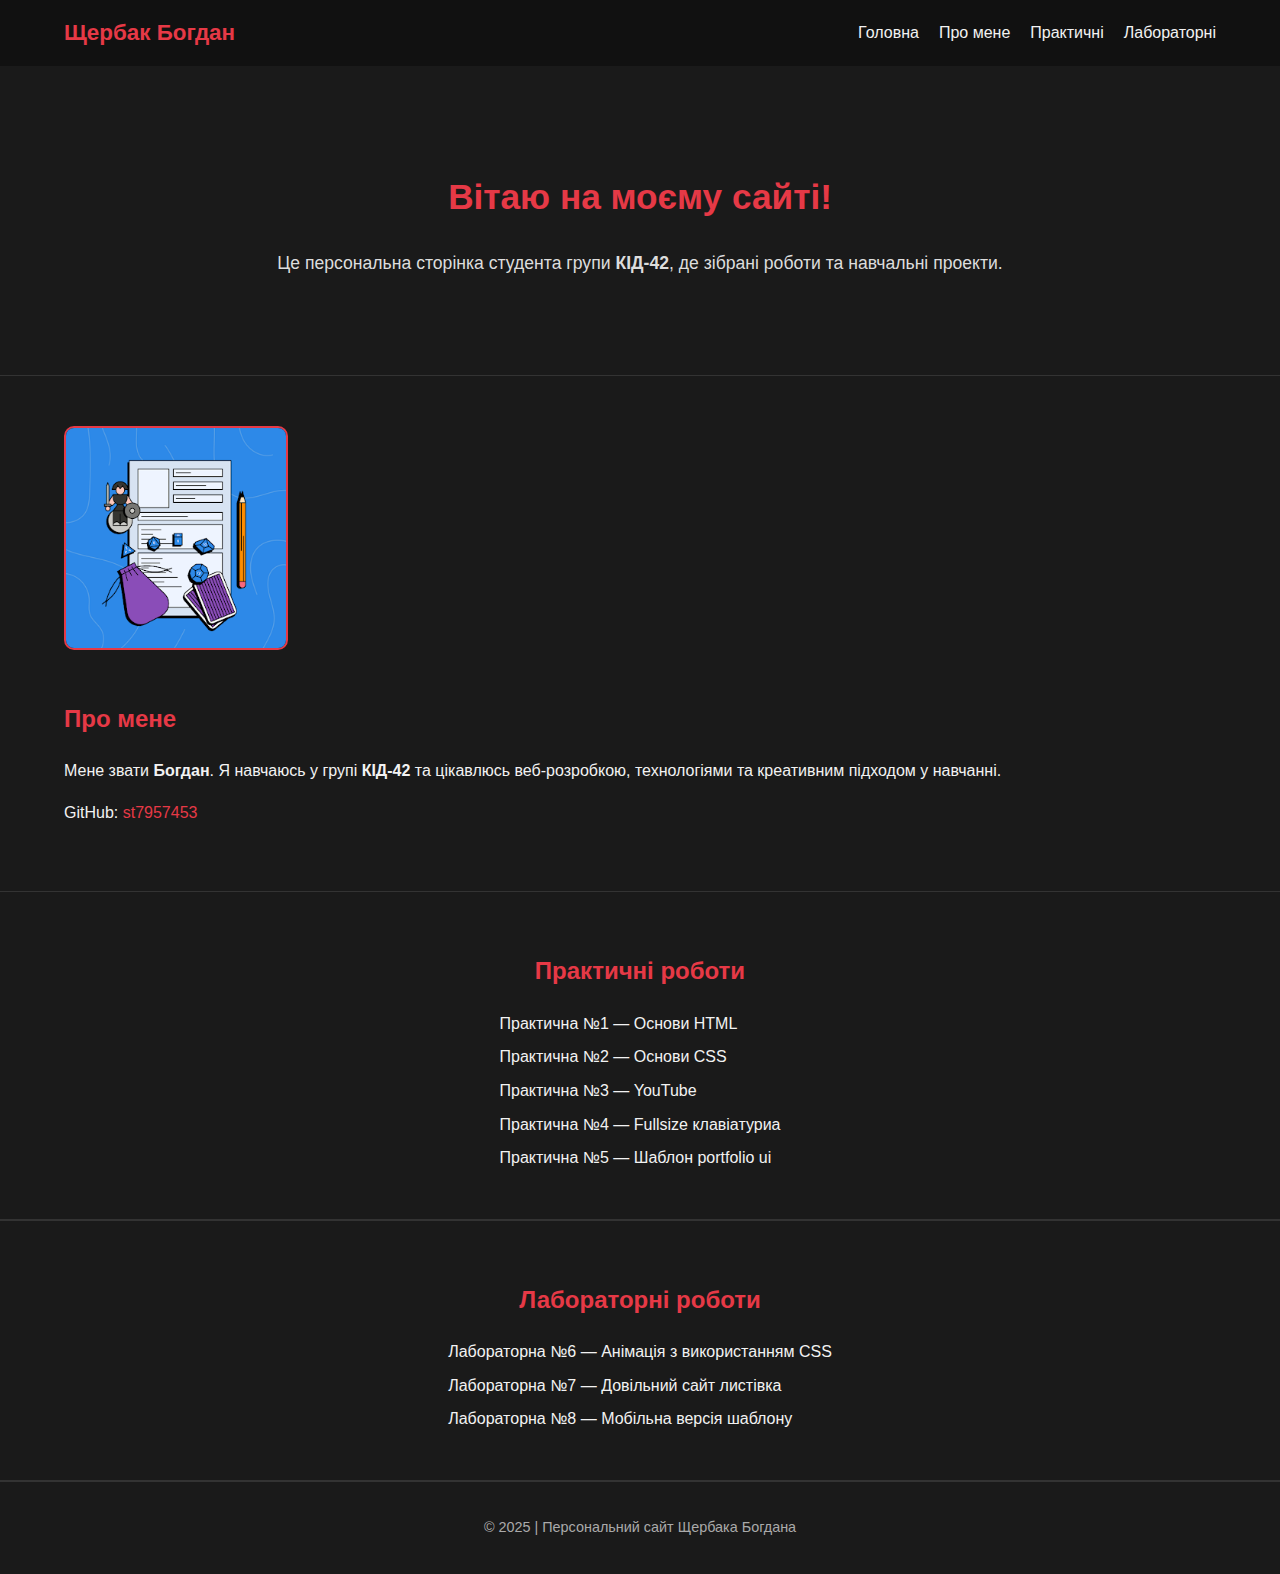
<file: index.html>
<!DOCTYPE html>
<html lang="uk">
<head>
    <meta charset="UTF-8">
    <meta name="viewport" content="width=device-width, initial-scale=1.0">
    <title>Веб-портфоліо Щербака Богдана</title>

    <!-- Основні стилі -->
    <link rel="stylesheet" href="style.css">
</head>
<body>

    <!-- Навігаційне меню -->
    <nav class="navbar">
        <div class="container">
            <div class="logo">Щербак Богдан</div>
            <ul class="menu">
                <li><a href="#intro">Головна</a></li>
                <li><a href="#bio">Про мене</a></li>
                <li><a href="#projects">Практичні</a></li>
                <li><a href="#labs">Лабораторні</a></li>
            </ul>
        </div>
    </nav>

    <!-- Вступний блок -->
    <section id="intro" class="hero">
        <h1>Вітаю на моєму сайті!</h1>
        <p>Це персональна сторінка студента групи <b>КІД-42</b>, де зібрані роботи та навчальні проекти.</p>
    </section>

    <!-- Про мене -->
    <section id="bio" class="about">
        <div class="container">
            <img src="authorphoto.png" alt="Аватарка" class="profile-img" width="220">
            <div class="text">
                <h2>Про мене</h2>
                <p>Мене звати <b>Богдан</b>. Я навчаюсь у групі <b>КІД-42</b> та цікавлюсь веб-розробкою, 
                технологіями та креативним підходом у навчанні.</p>
                <p>GitHub: 
                <a href="https://github.com/st7957453" target="_blank">st7957453</a></p>
            </div>
        </div>
    </section>

    <!-- Практичні роботи -->
    <section id="projects" class="works">
        <div class="container">
            <h2>Практичні роботи</h2>
            <ul>
                <li><a href="practikal-projekt1.html">Практична №1</a> — Основи HTML</li>
                <li><a href="practikal-projekt2.html">Практична №2</a> — Основи CSS</li>
                <li><a href="practikal-projekt3.html">Практична №3</a> — YouTube</li>
                <li><a href="practikal-projekt4.html">Практична №4</a> — Fullsize клавіатуриа</li>
                <li><a href="practikal-projekt5.html">Практична №5</a> — Шаблон portfolio ui</li>
            </ul>
        </div>
    </section>

    <!-- Лабораторні -->
    <section id="labs" class="works">
        <div class="container">
            <h2>Лабораторні роботи</h2>
            <ul>
                <li><a href="practikal-projekt6.html">Лабораторна №6</a> — Анімація з використанням CSS</li>
                <li><a href="practikal-projekt7.html">Лабораторна №7</a> — Довільний сайт листівка</li>
                <li><a href="practikal-projekt8.html">Лабораторна №8</a> — Мобільна версія шаблону</li>
            </ul>
        </div>
    </section>

    <!-- Футер -->
    <footer class="footer">
        <p>© 2025 | Персональний сайт Щербака Богдана</p>
    </footer>

</body>
</html>
</file>
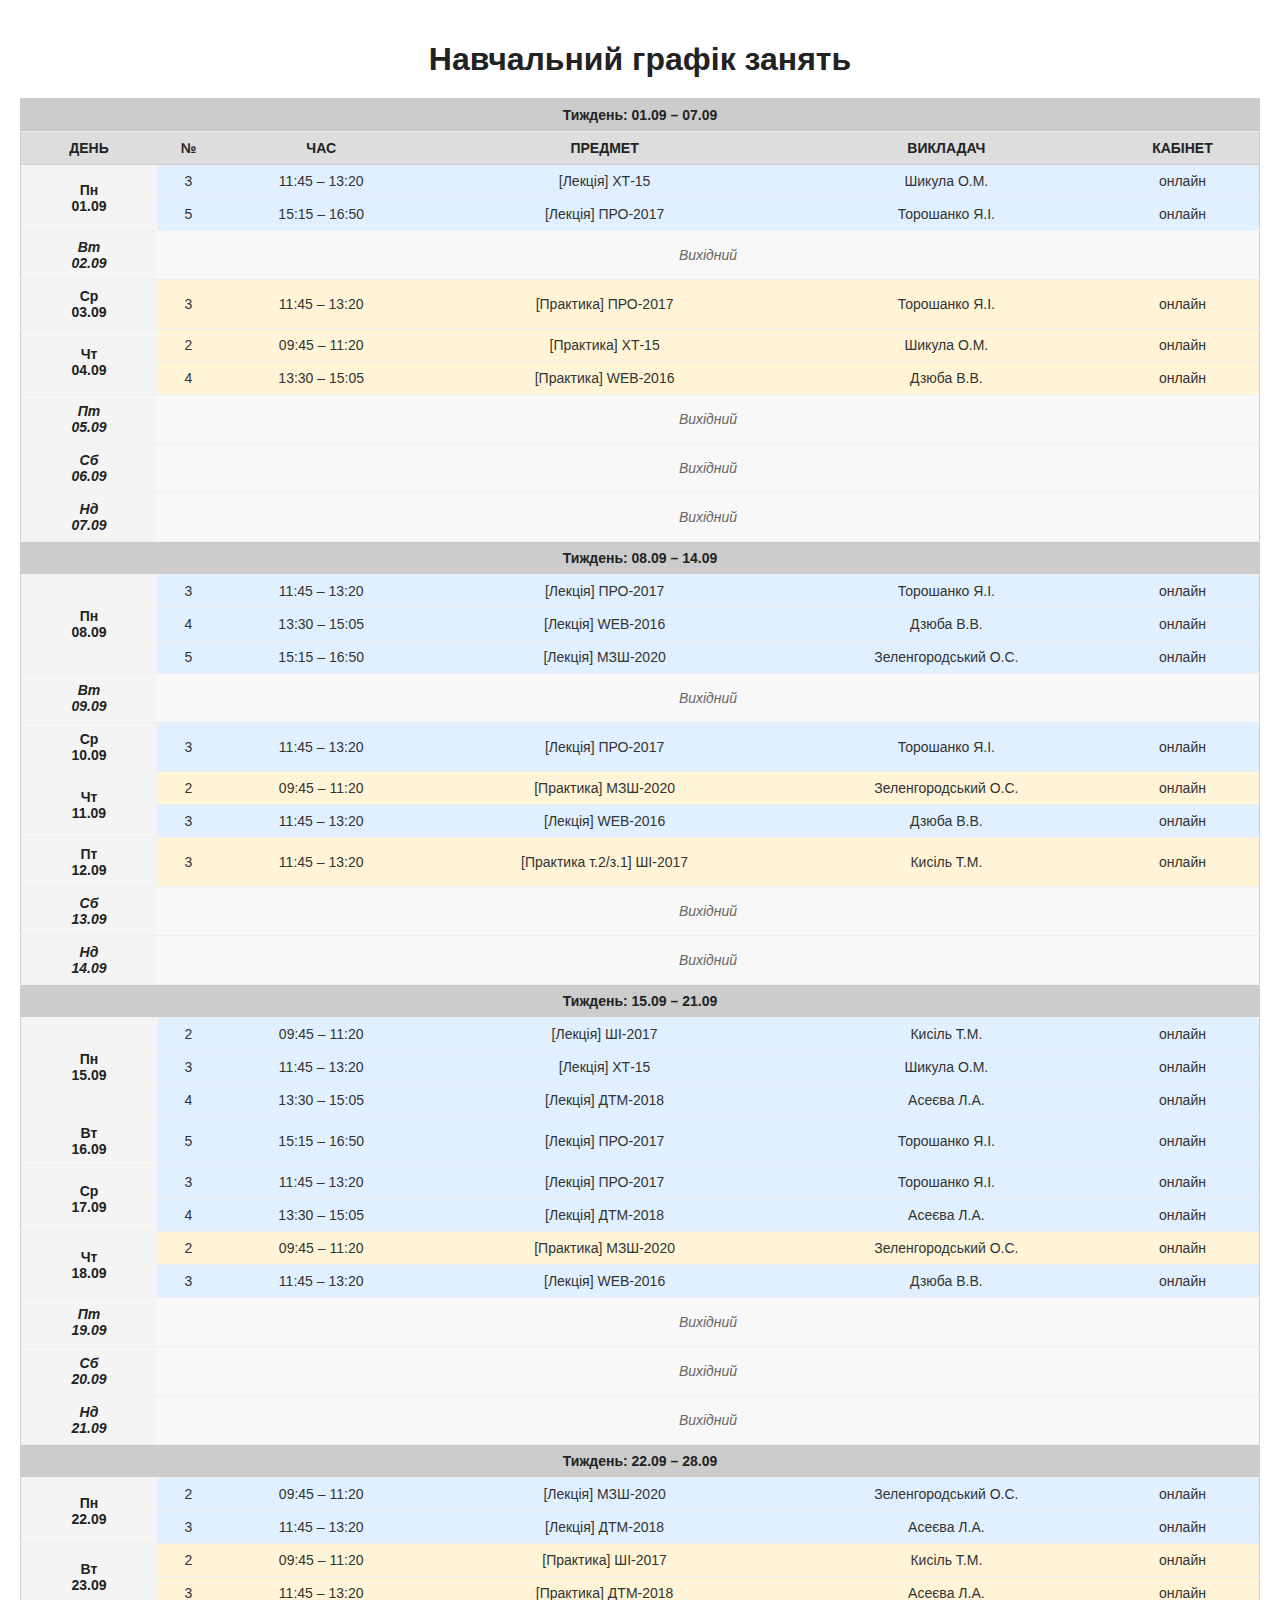
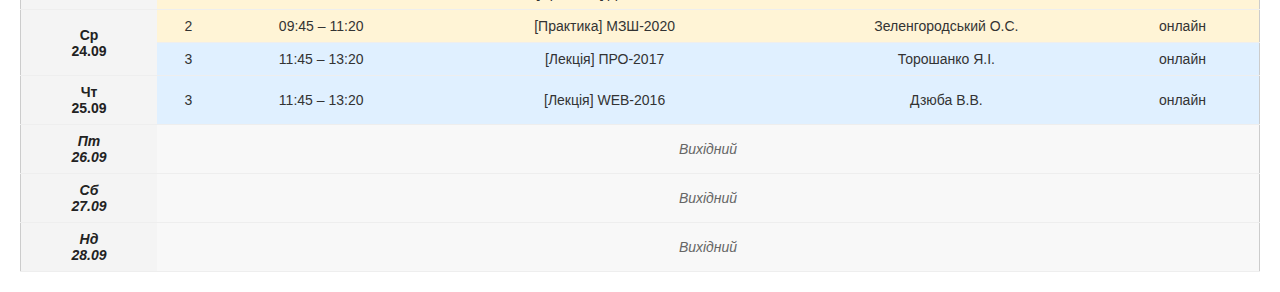
<file: practikal-projekt1.html>
<!DOCTYPE html>
<html lang="uk">
<head>
  <meta charset="UTF-8">

  <!-- Назва вкладки -->
  <title>Навчальний графік</title>

  <!-- Стилі -->
  <link rel="stylesheet" href="practikal-projekt1.css">
</head>
<body>

  <!-- Заголовок сторінки -->
  <h1>Навчальний графік занять</h1>

  <table>
    <tr class="period">
      <td colspan="6"> Тиждень: 01.09 – 07.09 </td>
    </tr>

    <tr>
      <th>День</th>
      <th>№</th>
      <th>Час</th>
      <th>Предмет</th>
      <th>Викладач</th>
      <th>Кабінет</th>
    </tr>

    <tr class="theory">
      <td rowspan="2" class="day">Пн<br>01.09</td>
      <td>3</td>
      <td>11:45 – 13:20</td>
      <td>[Лекція] ХТ-15</td>
      <td>Шикула О.М.</td>
      <td>онлайн</td>
    </tr>
    <tr class="theory">
      <td>5</td>
      <td>15:15 – 16:50</td>
      <td>[Лекція] ПРО-2017</td>
      <td>Торошанко Я.І.</td>
      <td>онлайн</td>
    </tr>

    <tr class="free">
      <td class="day">Вт<br>02.09</td>
      <td colspan="5">Вихідний</td>
    </tr>

    <tr class="training">
      <td class="day">Ср<br>03.09</td>
      <td>3</td>
      <td>11:45 – 13:20</td>
      <td>[Практика] ПРО-2017</td>
      <td>Торошанко Я.І.</td>
      <td>онлайн</td>
    </tr>

    <tr class="training">
      <td rowspan="2" class="day">Чт<br>04.09</td>
      <td>2</td>
      <td>09:45 – 11:20</td>
      <td>[Практика] ХТ-15</td>
      <td>Шикула О.М.</td>
      <td>онлайн</td>
    </tr>
    <tr class="training">
      <td>4</td>
      <td>13:30 – 15:05</td>
      <td>[Практика] WEB-2016</td>
      <td>Дзюба В.В.</td>
      <td>онлайн</td>
    </tr>

    <tr class="free">
      <td class="day">Пт<br>05.09</td>
      <td colspan="5">Вихідний</td>
    </tr>

    <tr class="free">
      <td class="day">Сб<br>06.09</td>
      <td colspan="5">Вихідний</td>
    </tr>

    <tr class="free">
      <td class="day">Нд<br>07.09</td>
      <td colspan="5">Вихідний</td>
    </tr>

    <tr class="period">
      <td colspan="6"> Тиждень: 08.09 – 14.09 </td>
    </tr>

    <tr class="theory">
      <td rowspan="3" class="day">Пн<br>08.09</td>
      <td>3</td>
      <td>11:45 – 13:20</td>
      <td>[Лекція] ПРО-2017</td>
      <td>Торошанко Я.І.</td>
      <td>онлайн</td>
    </tr>
    <tr class="theory">
      <td>4</td>
      <td>13:30 – 15:05</td>
      <td>[Лекція] WEB-2016</td>
      <td>Дзюба В.В.</td>
      <td>онлайн</td>
    </tr>
    <tr class="theory">
      <td>5</td>
      <td>15:15 – 16:50</td>
      <td>[Лекція] МЗШ-2020</td>
      <td>Зеленгородський О.С.</td>
      <td>онлайн</td>
    </tr>

    <tr class="free">
      <td class="day">Вт<br>09.09</td>
      <td colspan="5">Вихідний</td>
    </tr>

    <tr class="theory">
      <td class="day">Ср<br>10.09</td>
      <td>3</td>
      <td>11:45 – 13:20</td>
      <td>[Лекція] ПРО-2017</td>
      <td>Торошанко Я.І.</td>
      <td>онлайн</td>
    </tr>

    <tr class="training">
      <td rowspan="2" class="day">Чт<br>11.09</td>
      <td>2</td>
      <td>09:45 – 11:20</td>
      <td>[Практика] МЗШ-2020</td>
      <td>Зеленгородський О.С.</td>
      <td>онлайн</td>
    </tr>
    <tr class="theory">
      <td>3</td>
      <td>11:45 – 13:20</td>
      <td>[Лекція] WEB-2016</td>
      <td>Дзюба В.В.</td>
      <td>онлайн</td>
    </tr>

    <tr class="training">
      <td class="day">Пт<br>12.09</td>
      <td>3</td>
      <td>11:45 – 13:20</td>
      <td>[Практика т.2/з.1] ШІ-2017</td>
      <td>Кисіль Т.М.</td>
      <td>онлайн</td>
    </tr>

    <tr class="free">
      <td class="day">Сб<br>13.09</td>
      <td colspan="5">Вихідний</td>
    </tr>

    <tr class="free">
      <td class="day">Нд<br>14.09</td>
      <td colspan="5">Вихідний</td>
    </tr>

    <tr class="period">
      <td colspan="6"> Тиждень: 15.09 – 21.09 </td>
    </tr>

    <tr class="theory">
      <td rowspan="3" class="day">Пн<br>15.09</td>
      <td>2</td>
      <td>09:45 – 11:20</td>
      <td>[Лекція] ШІ-2017</td>
      <td>Кисіль Т.М.</td>
      <td>онлайн</td>
    </tr>
    <tr class="theory">
      <td>3</td>
      <td>11:45 – 13:20</td>
      <td>[Лекція] ХТ-15</td>
      <td>Шикула О.М.</td>
      <td>онлайн</td>
    </tr>
    <tr class="theory">
      <td>4</td>
      <td>13:30 – 15:05</td>
      <td>[Лекція] ДТМ-2018</td>
      <td>Асеєва Л.А.</td>
      <td>онлайн</td>
    </tr>

    <tr class="theory">
      <td class="day">Вт<br>16.09</td>
      <td>5</td>
      <td>15:15 – 16:50</td>
      <td>[Лекція] ПРО-2017</td>
      <td>Торошанко Я.І.</td>
      <td>онлайн</td>
    </tr>

    <tr class="theory">
      <td rowspan="2" class="day">Ср<br>17.09</td>
      <td>3</td>
      <td>11:45 – 13:20</td>
      <td>[Лекція] ПРО-2017</td>
      <td>Торошанко Я.І.</td>
      <td>онлайн</td>
    </tr>
    <tr class="theory">
      <td>4</td>
      <td>13:30 – 15:05</td>
      <td>[Лекція] ДТМ-2018</td>
      <td>Асеєва Л.А.</td>
      <td>онлайн</td>
    </tr>

    <tr class="training">
      <td rowspan="2" class="day">Чт<br>18.09</td>
      <td>2</td>
      <td>09:45 – 11:20</td>
      <td>[Практика] МЗШ-2020</td>
      <td>Зеленгородський О.С.</td>
      <td>онлайн</td>
    </tr>
    <tr class="theory">
      <td>3</td>
      <td>11:45 – 13:20</td>
      <td>[Лекція] WEB-2016</td>
      <td>Дзюба В.В.</td>
      <td>онлайн</td>
    </tr>

    <tr class="free">
      <td class="day">Пт<br>19.09</td>
      <td colspan="5">Вихідний</td>
    </tr>

    <tr class="free">
      <td class="day">Сб<br>20.09</td>
      <td colspan="5">Вихідний</td>
    </tr>

    <tr class="free">
      <td class="day">Нд<br>21.09</td>
      <td colspan="5">Вихідний</td>
    </tr>

    <tr class="period">
      <td colspan="6"> Тиждень: 22.09 – 28.09 </td>
    </tr>

    <tr class="theory">
      <td rowspan="2" class="day">Пн<br>22.09</td>
      <td>2</td>
      <td>09:45 – 11:20</td>
      <td>[Лекція] МЗШ-2020</td>
      <td>Зеленгородський О.С.</td>
      <td>онлайн</td>
    </tr>
    <tr class="theory">
      <td>3</td>
      <td>11:45 – 13:20</td>
      <td>[Лекція] ДТМ-2018</td>
      <td>Асеєва Л.А.</td>
      <td>онлайн</td>
    </tr>

    <tr class="training">
      <td rowspan="2" class="day">Вт<br>23.09</td>
      <td>2</td>
      <td>09:45 – 11:20</td>
      <td>[Практика] ШІ-2017</td>
      <td>Кисіль Т.М.</td>
      <td>онлайн</td>
    </tr>
    <tr class="training">
      <td>3</td>
      <td>11:45 – 13:20</td>
      <td>[Практика] ДТМ-2018</td>
      <td>Асеєва Л.А.</td>
      <td>онлайн</td>
    </tr>

    <tr class="training">
      <td rowspan="2" class="day">Ср<br>24.09</td>
      <td>2</td>
      <td>09:45 – 11:20</td>
      <td>[Практика] МЗШ-2020</td>
      <td>Зеленгородський О.С.</td>
      <td>онлайн</td>
    </tr>
    <tr class="theory">
      <td>3</td>
      <td>11:45 – 13:20</td>
      <td>[Лекція] ПРО-2017</td>
      <td>Торошанко Я.І.</td>
      <td>онлайн</td>
    </tr>

    <tr class="theory">
      <td class="day">Чт<br>25.09</td>
      <td>3</td>
      <td>11:45 – 13:20</td>
      <td>[Лекція] WEB-2016</td>
      <td>Дзюба В.В.</td>
      <td>онлайн</td>
    </tr>

    <tr class="free">
      <td class="day">Пт<br>26.09</td>
      <td colspan="5">Вихідний</td>
    </tr>

    <tr class="free">
      <td class="day">Сб<br>27.09</td>
      <td colspan="5">Вихідний</td>
    </tr>

    <tr class="free">
      <td class="day">Нд<br>28.09</td>
      <td colspan="5">Вихідний</td>
    </tr>
  </table>
</body>
</html>
</file>
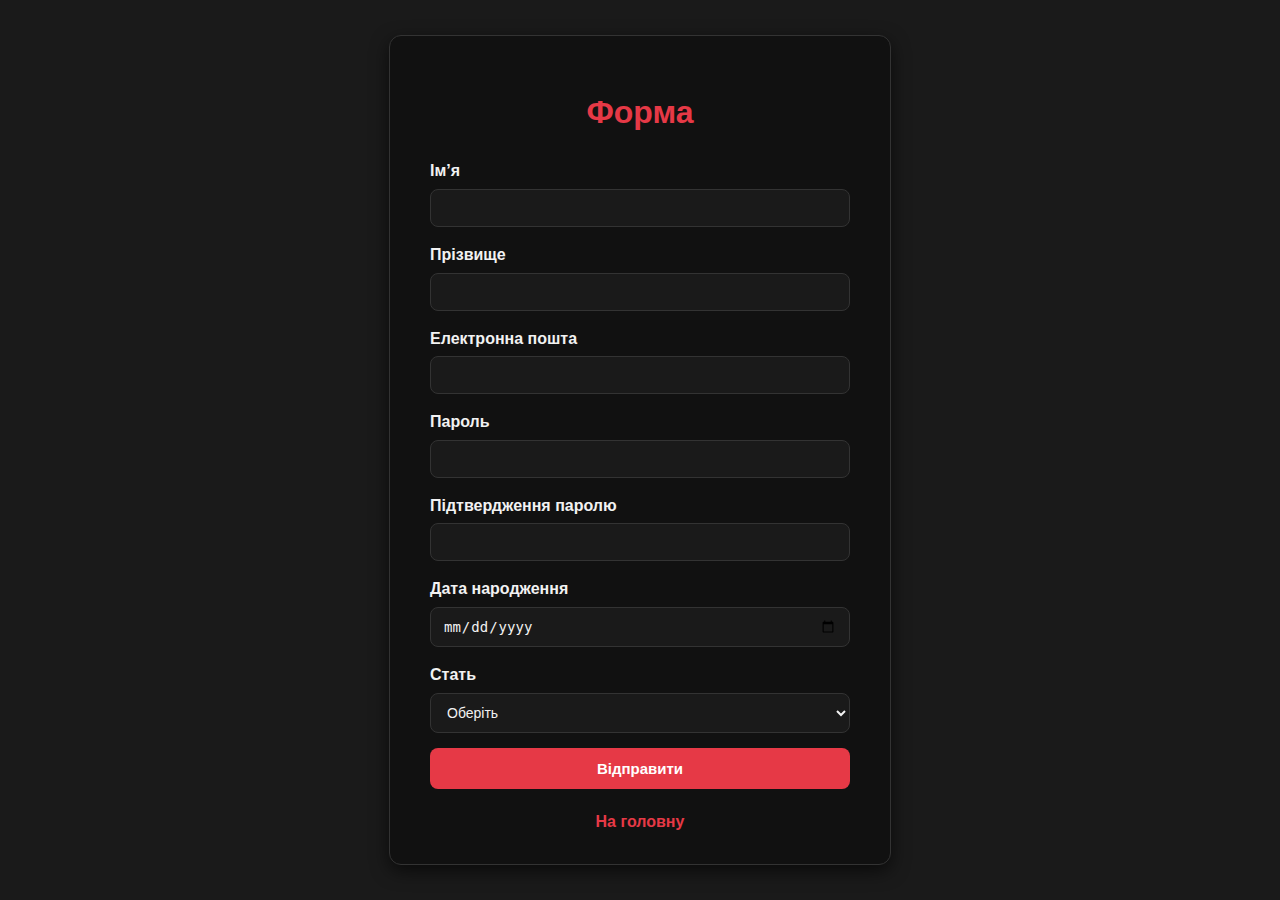
<file: practikal-projekt2.html>
<!DOCTYPE html>
<html lang="uk">
<head>
  <meta charset="UTF-8">
  <title>Основи CSS</title>
  <link rel="stylesheet" href="practikal-projekt2.css">
</head>
<body>

  <!-- Контейнер сторінки -->
  <div class="form-container">
    <h1>Форма</h1>

    <!-- Створення форми -->
    <form action="https://webhook.site/7fac6b86-2980-429f-820e-43d37689e7c0" method="post">

      <div class="form-group">
        <label for="fname">Ім’я</label>
        <input type="text" id="fname" name="first_name" required>
      </div>

      <div class="form-group">
        <label for="lname">Прізвище</label>
        <input type="text" id="lname" name="last_name" required>
      </div>

      <div class="form-group">
        <label for="email">Електронна пошта</label>
        <input type="email" id="email" name="email" required>
      </div>

      <div class="form-group">
        <label for="password">Пароль</label>
        <input type="password" id="password" name="password" required>
      </div>

      <div class="form-group">
        <label for="confirm_password">Підтвердження паролю</label>
        <input type="password" id="confirm_password" name="confirm_password" required>
      </div>

      <div class="form-group">
        <label for="dob">Дата народження</label>
        <input type="date" id="dob" name="birth_date">
      </div>

      <div class="form-group">
        <label for="gender">Стать</label>
        <select id="gender" name="gender">
          <option value="">Оберіть</option>
          <option value="male">Чоловіча</option>
          <option value="female">Жіноча</option>
          <option value="other">Інша</option>
        </select>
      </div>

      <div class="form-group">
        <input type="submit" value="Відправити">
      </div>
    </form>

    <!-- Повернення на головну -->
    <div class="back-link">
      <a href="https://st7957453.github.io/personal-website/">На головну</a>
    </div>
  </div>

</body>
</html>
</file>
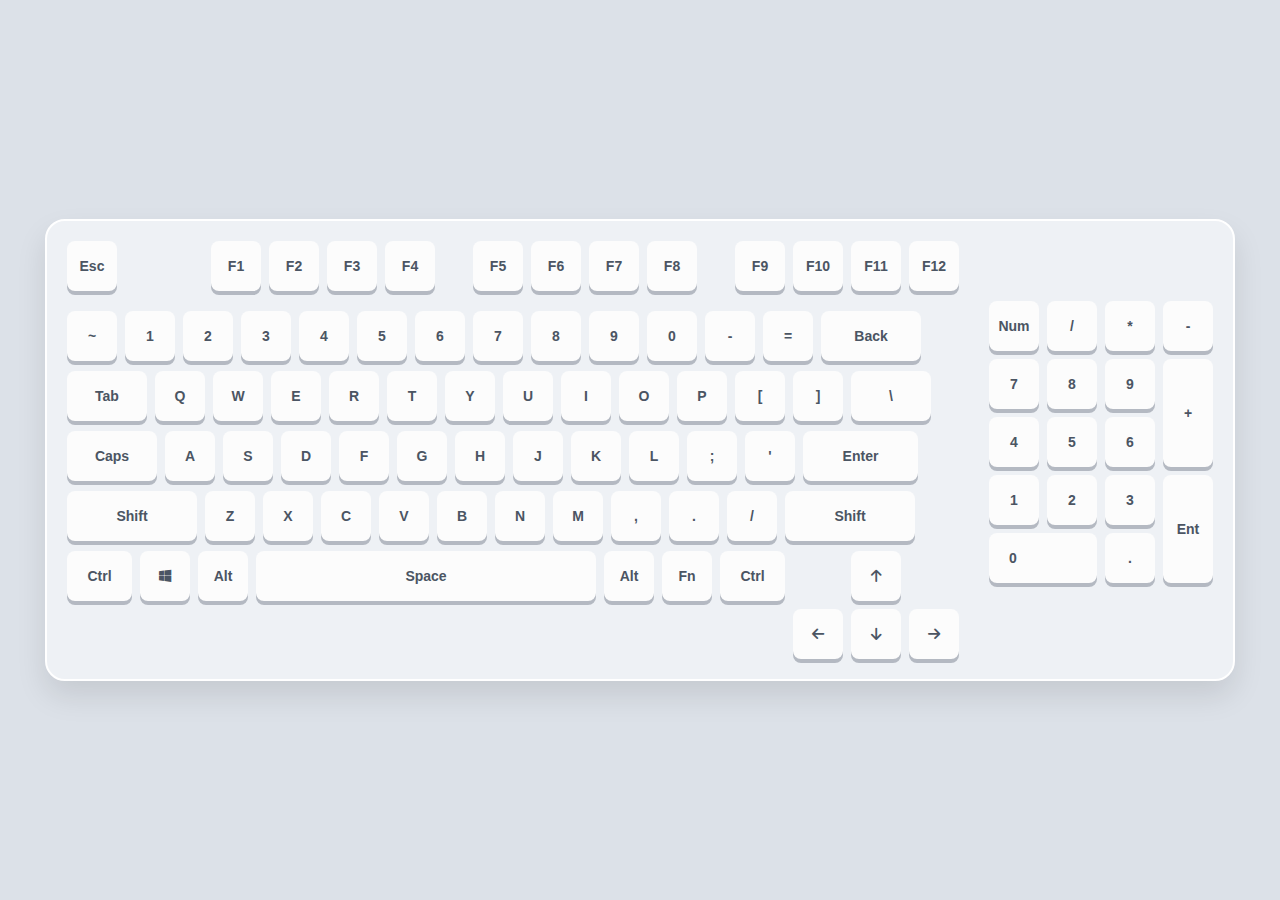
<file: practikal-projekt4.html>
<!DOCTYPE html>
<html lang="uk">
<head>
    <meta charset="UTF-8">
    <meta name="viewport" content="width=device-width, initial-scale=1.0">
    <title>Simple Keyboard UI</title>
    <link rel="stylesheet" href="https://cdnjs.cloudflare.com/ajax/libs/font-awesome/6.5.1/css/all.min.css">
    <link rel="stylesheet" href="practikal-projekt4.css">
</head>
<body>

    <div class="app">
        
        <div class="main-board">
            
            <div class="row top-row">
                <button class="btn esc">Esc</button>
                
                <div class="f-group">
                    <button class="btn">F1</button>
                    <button class="btn">F2</button>
                    <button class="btn">F3</button>
                    <button class="btn">F4</button>
                </div>
                <div class="f-group">
                    <button class="btn">F5</button>
                    <button class="btn">F6</button>
                    <button class="btn">F7</button>
                    <button class="btn">F8</button>
                </div>
                <div class="f-group">
                    <button class="btn">F9</button>
                    <button class="btn">F10</button>
                    <button class="btn">F11</button>
                    <button class="btn">F12</button>
                </div>
            </div>

            <div class="row">
                <button class="btn">~</button>
                <button class="btn">1</button>
                <button class="btn">2</button>
                <button class="btn">3</button>
                <button class="btn">4</button>
                <button class="btn">5</button>
                <button class="btn">6</button>
                <button class="btn">7</button>
                <button class="btn">8</button>
                <button class="btn">9</button>
                <button class="btn">0</button>
                <button class="btn">-</button>
                <button class="btn">=</button>
                <button class="btn backspace">Back</button>
            </div>

            <div class="row">
                <button class="btn tab">Tab</button>
                <button class="btn">Q</button>
                <button class="btn">W</button>
                <button class="btn">E</button>
                <button class="btn">R</button>
                <button class="btn">T</button>
                <button class="btn">Y</button>
                <button class="btn">U</button>
                <button class="btn">I</button>
                <button class="btn">O</button>
                <button class="btn">P</button>
                <button class="btn">[</button>
                <button class="btn">]</button>
                <button class="btn tab">\</button>
            </div>

            <div class="row">
                <button class="btn caps">Caps</button>
                <button class="btn">A</button>
                <button class="btn">S</button>
                <button class="btn">D</button>
                <button class="btn">F</button>
                <button class="btn">G</button>
                <button class="btn">H</button>
                <button class="btn">J</button>
                <button class="btn">K</button>
                <button class="btn">L</button>
                <button class="btn">;</button>
                <button class="btn">'</button>
                <button class="btn enter">Enter</button>
            </div>

            <div class="row">
                <button class="btn shift">Shift</button>
                <button class="btn">Z</button>
                <button class="btn">X</button>
                <button class="btn">C</button>
                <button class="btn">V</button>
                <button class="btn">B</button>
                <button class="btn">N</button>
                <button class="btn">M</button>
                <button class="btn">,</button>
                <button class="btn">.</button>
                <button class="btn">/</button>
                <button class="btn shift">Shift</button>
            </div>

            <div class="row">
                <button class="btn ctrl">Ctrl</button>
                <button class="btn"><i class="fa-brands fa-windows"></i></button>
                <button class="btn">Alt</button>
                <button class="btn space">Space</button>
                <button class="btn">Alt</button>
                <button class="btn">Fn</button>
                <button class="btn ctrl">Ctrl</button>
                <div class="arrows">
                    <button class="btn"><i class="fa-solid fa-arrow-left"></i></button>
                    <div class="arrows-stack">
                        <button class="btn"><i class="fa-solid fa-arrow-up"></i></button>
                        <button class="btn"><i class="fa-solid fa-arrow-down"></i></button>
                    </div>
                    <button class="btn"><i class="fa-solid fa-arrow-right"></i></button>
                </div>
            </div>
        </div>

        <div class="numpad">
            <button class="btn">Num</button>
            <button class="btn">/</button>
            <button class="btn">*</button>
            <button class="btn">-</button>

            <button class="btn">7</button>
            <button class="btn">8</button>
            <button class="btn">9</button>
            <button class="btn tall">+</button> <button class="btn">4</button>
            <button class="btn">5</button>
            <button class="btn">6</button>
            <button class="btn">1</button>
            <button class="btn">2</button>
            <button class="btn">3</button>
            <button class="btn tall">Ent</button> <button class="btn zero">0</button>    <button class="btn">.</button>
        </div>

    </div>

</body>
</html>
</file>
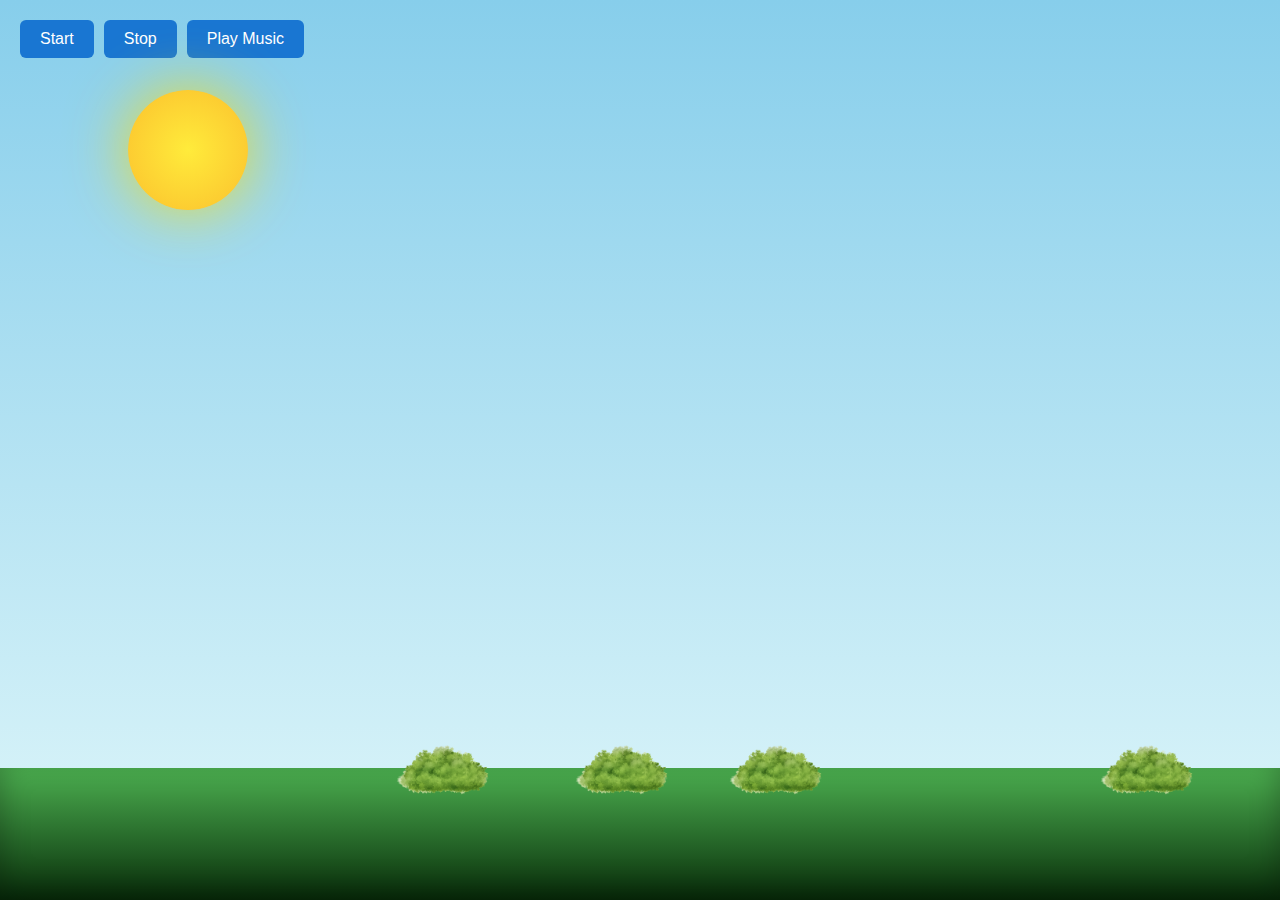
<file: practikal-projekt6.html>
<!DOCTYPE html>
<html lang="uk">
<head>
<meta charset="UTF-8">
<meta name="viewport" content="width=device-width, initial-scale=1.0">
<title>Lab 6 — Pokemon Scene</title>
<style>
body {
  margin: 0;
  padding: 0;
  overflow: hidden;
  font-family: Arial, sans-serif;
}

.scene {
  width: 100vw;
  height: 100vh;
  position: relative;
  background: linear-gradient(#87ceeb, #e0f7fa);
  animation: skyShift 10s linear infinite alternate;
  overflow: hidden;
}

/* Сонце */
.sun {
  position: absolute;
  top: 10%;
  left: 10%;
  width: 120px;
  height: 120px;
  background: radial-gradient(circle, #ffeb3b, #fbc02d);
  border-radius: 50%;
  box-shadow: 0 0 60px rgba(255, 223, 0, 0.8);
  animation: moveSun 30s linear infinite alternate;
  z-index: 1;
}

@keyframes moveSun {
  0% { top: 10%; left: 10%; }
  100% { top: 15%; left: 70%; }
}

/* Хмари */
.cloud {
  position: absolute;
  width: 150px;
  height: 100px;
  background: url('https://pngimg.com/uploads/cloud/cloud_PNG27.png') no-repeat center;
  background-size: contain;
  opacity: 0.9;
  animation: floatClouds 50s linear infinite;
  z-index: 2;
}

.cloud.small { width: 100px; animation-duration: 30s; }
.cloud.big { width: 200px; animation-duration: 70s; }
.cloud.fast { width: 120px; animation-duration: 20s; }
.cloud.slow { width: 180px; animation-duration: 90s; }

.cloud:nth-child(2) { top: 15%; }
.cloud:nth-child(3) { top: 25%; }
.cloud:nth-child(4) { top: 35%; }
.cloud:nth-child(5) { top: 20%; }
.cloud:nth-child(6) { top: 40%; }

@keyframes floatClouds {
  0% { left: -250px; transform: translateY(-20px); }
  50% { left: 50%; transform: translateY(30px); }
  100% { left: 110%; transform: translateY(-10px); }
}

/* Земля */
.ground {
  position: absolute;
  bottom: 0;
  left: 0;
  width: 100%;
  height: 132px;
  background: linear-gradient(#4caf50, #082e0a);
  box-shadow: 0 -10px 30px rgba(0,0,0,0.3) inset;
}

/* Кущ */
.bush {
  position: absolute;
  bottom: 80px; 
  width: 120px;
  height: 100px;
  background: url('Copilot_20251210_001712.png') no-repeat center;
  background-size: contain;
  z-index: 3;
}

/* Покемон */
.pokemon {
  position: absolute;
  bottom: 100px;
  left: 110%;
  width: 96px;
  height: 96px;
  background: url('https://img.pokemondb.net/sprites/black-white/anim/shiny/rhydon.gif') no-repeat;
  image-rendering: pixelated;
  filter: drop-shadow(0 0 10px rgba(255,255,255,0.7));
  animation: run 12s linear infinite, jump 1s ease-in-out infinite;
  transform: scaleX(-1);
}

/* Кнопки */
.controls {
  position: absolute;
  top: 20px;
  left: 20px;
  display: flex;
  gap: 10px;
}
button {
  padding: 10px 20px;
  border: none;
  background: #1976d2;
  color: white;
  border-radius: 6px;
  cursor: pointer;
  font-size: 16px;
}
button:hover { background: #0d47a1; }

/* KEYFRAMES */
@keyframes skyShift {
  0% { background: linear-gradient(#87ceeb, #e0f7fa); }
  100% { background: linear-gradient(#4e9fff, #b9dfff); }
}

@keyframes jump {
  0%, 100% { transform: translateY(0); }
  50% { transform: translateY(-10px); }
}

@keyframes run {
  0% { left: 110%; }
  100% { left: -120px; }
}
</style>
</head>
<body>
  <div class="scene" id="scene">
    <!-- Сонце -->
    <div class="sun"></div>

    <!-- Хмари -->
    <div class="cloud"></div>
    <div class="cloud small"></div>
    <div class="cloud big"></div>
    <div class="cloud fast"></div>
    <div class="cloud slow"></div>

    <!-- Кущі -->
    <div class="bush" style="left: 30%;"></div>
    <div class="bush" style="left: 44%;"></div>
    <div class="bush" style="left: 56%;"></div>
    <div class="bush" style="left: 85%;"></div>

    <!-- Покемон -->
    <div class="pokemon" id="pokemon"></div>

    <!-- Земля -->
    <div class="ground"></div>

    <!-- Кнопки -->
    <div class="controls">
      <button onclick="startAnim()">Start</button>
      <button onclick="stopAnim()">Stop</button>
      <button id="soundBtn" onclick="toggleSound()">Play Music</button>
    </div>
  </div>

  <!-- Робочий звук -->
  <audio id="sfx" src="https://www.soundhelix.com/examples/mp3/SoundHelix-Song-1.mp3"></audio>

  <script>
    const pokemon = document.getElementById('pokemon');
    const scene = document.getElementById('scene');
    const sfx = document.getElementById('sfx');
    const soundBtn = document.getElementById('soundBtn');

    sfx.volume = 0.3;

    function startAnim() {
      pokemon.style.animationPlayState = 'running';
      scene.style.animationPlayState = 'running';
    }

    function stopAnim() {
      pokemon.style.animationPlayState = 'paused';
      scene.style.animationPlayState = 'paused';
    }

    function toggleSound() {
      if (sfx.paused) {
        sfx.currentTime = 0;
        sfx.play();
        soundBtn.textContent = "Pause Music";
      } else {
        sfx.pause();
        soundBtn.textContent = "Play Music";
      }
    }
  </script>
</body>
</html>
</file>
<file: style.css>
/* Базові стилі */
body {
    margin: 0;
    font-family: Arial, sans-serif;
    background-color: #1a1a1a; /* темний фон */
    color: #f2f2f2;           /* світлий текст */
    line-height: 1.6;
}

/* Навігація */
.navbar {
    background-color: #111;
    padding: 15px 0;
    position: sticky;
    top: 0;
    z-index: 1000;
}

.navbar .container {
    display: flex;
    justify-content: space-between;
    align-items: center;
    width: 90%;
    margin: auto;
}

.logo {
    font-size: 1.4rem;
    font-weight: bold;
    color: #e63946; /* акцентний червоний */
}

.menu {
    list-style: none;
    display: flex;
    gap: 20px;
    margin: 0;
    padding: 0;
}

.menu li a {
    color: #f2f2f2;
    text-decoration: none;
    transition: color 0.3s;
}

.menu li a:hover {
    color: #e63946;
}

/* Hero секція */
.hero {
    text-align: center;
    padding: 80px 20px;
    border-bottom: 1px solid #333;
}

.hero h1 {
    font-size: 2.2rem;
    color: #e63946;
}

.hero p {
    font-size: 1.1rem;
    color: #ddd;
}

/* Про мене */
.about .container {
    display: flex;
    flex-wrap: wrap;
    gap: 30px;
    align-items: center;
    width: 90%;
    margin: auto;
    padding: 50px 0;
}

.about .profile-img {
    border-radius: 10px;
    border: 2px solid #e63946;
}

.about .text h2 {
    color: #e63946;
}

.about .text a {
    color: #e63946;
    text-decoration: none;
}

.about .text a:hover {
    text-decoration: underline;
}

/* Роботи */
.works {
    padding: 40px 20px;
    border-top: 1px solid #333;
    border-bottom: 1px solid #333;
}

.works h2 {
    text-align: center;
    color: #e63946;
    margin-bottom: 20px;
}

.works ul {
    list-style: none;
    padding: 0;
    width: fit-content;
    margin: auto;
}

.works li {
    margin: 8px 0;
    font-size: 1rem;
}

.works a {
    color: #f2f2f2;
    text-decoration: none;
}

.works a:hover {
    color: #e63946;
}

/* Футер */
.footer {
    text-align: center;
    padding: 20px;
    font-size: 0.9rem;
    color: #aaa;
    border-top: 1px solid #333;
}
</file>
<file: practikal-projekt1.css>
/* Загальні стилі */
body {
  font-family: "Segoe UI", Arial, sans-serif;
  background: #ffffff;
  margin: 0;
  padding: 20px;
  color: #333;
}

/* Заголовок */
h1 {
  text-align: center;
  color: #222;
  margin-bottom: 20px;
}

/* Таблиця */
table {
  width: 100%;
  border-collapse: collapse;
  background: #fff;
  border: 1px solid #ccc;
  border-radius: 6px;
}

/* Заголовки колонок */
th {
  background: #ddd;
  color: #222;
  text-transform: uppercase;
  font-size: 14px;
  padding: 8px;
  border-bottom: 1px solid #ccc;
}

/* Звичайні комірки */
td {
  padding: 8px;
  text-align: center;
  border-bottom: 1px solid #eee;
  font-size: 14px;
}

/* Рядок з тижнем */
.period {
  background: #ccc;
  color: #222;
  font-weight: bold;
  text-align: center;
}

/* Стовпчик з днями */
.day {
  font-weight: bold;
  background: #f4f4f4;
  color: #222;
  width: 120px;
}

/* Типи занять */
.theory {
  background: #e0f0ff;
}

.training {
  background: #fff4d6;
}

.free {
  background: #f8f8f8;
  font-style: italic;
  color: #666;
}
</file>
<file: practikal-projekt2.css>
/* Загальні стилі */
body {
  margin: 0;
  font-family: Arial, sans-serif;
  background-color: #1a1a1a;
  color: #f2f2f2; 
  display: flex;
  justify-content: center;
  align-items: center;
  min-height: 100vh;
  line-height: 1.6;
}

/* Контейнер форми */
.form-container {
  background-color: #111;
  padding: 30px 40px;
  max-width: 420px;
  width: 100%;
  border-radius: 12px;
  border: 1px solid #333;
  box-shadow: 0 6px 18px rgba(0, 0, 0, 0.6);
  text-align: center;
}

/* Заголовок */
.form-container h1 {
  margin-bottom: 20px;
  color: #e63946; 
}

/* Групи полів */
.form-group {
  margin-bottom: 15px;
  text-align: left;
}

label {
  display: block;
  margin-bottom: 5px;
  font-weight: bold;
  color: #f2f2f2;
}

/* Поля вводу */
input, select {
  width: 100%;
  padding: 10px 12px;
  border: 1px solid #333;
  border-radius: 8px;
  font-size: 14px;
  box-sizing: border-box;
  background: #1a1a1a;
  color: #f2f2f2;
  transition: border 0.3s, box-shadow 0.3s;
}

/* Ефект при фокусі */
input:focus, select:focus {
  border-color: #e63946;
  box-shadow: 0 0 6px rgba(230, 57, 70, 0.6);
  outline: none;
}

/* Кнопка */
input[type="submit"] {
  background: #e63946;
  color: #fff;
  font-size: 15px;
  font-weight: bold;
  border: none;
  border-radius: 8px;
  cursor: pointer;
  padding: 12px;
  transition: background 0.3s;
}

input[type="submit"]:hover {
  background: #b52b36; 
}

/* Посилання */
.back-link {
  margin-top: 20px;
}

.back-link a {
  color: #e63946;
  text-decoration: none;
  font-weight: bold;
  transition: color 0.3s;
}

.back-link a:hover {
  color: #fff;
  text-decoration: underline;
}
</file>
<file: practikal-projekt4.css>
:root {
    /* Кольори */
    --bg: #dce1e8;        /* Фон сторінки */
    --board: #eef1f5;     /* Фон підкладки */
    --white: #fcfcfc;     /* Колір кнопок */
    --text: #4b5563;      /* Колір тексту */
    --shadow: #b4b9c2;    /* Тінь (3D ефект) */
    
    /* Розміри */
    --size: 50px;         /* Базовий розмір кнопки */
    --gap: 8px;           /* Відстань між кнопками */
    --radius: 8px;        /* Закруглення */
}

body {
    background-color: var(--bg);
    display: flex;
    justify-content: center;
    align-items: center;
    min-height: 100vh;
    margin: 0;
    font-family: 'Segoe UI', sans-serif;
}

/* --- Загальний контейнер --- */
.app {
    background-color: var(--board);
    padding: 20px;
    border-radius: 20px;
    box-shadow: 0 15px 30px rgba(0,0,0,0.1);
    border: 2px solid #fff;
    
    display: flex; /* Горизонтальне розташування Main + Numpad */
    gap: 30px;     /* Відстань між основною частиною і нумпадом */
    align-items: flex-start;
}

/* --- Основна клавіатура --- */
.main-board {
    display: flex;
    flex-direction: column;
    gap: 10px;
}

.row {
    display: flex;
    gap: var(--gap);
    justify-content: flex-start; /* Вирівнювання вліво */
}

/* --- Стиль кнопки --- */
.btn {
    width: var(--size);
    height: var(--size);
    background-color: var(--white);
    color: var(--text);
    border: none;
    border-radius: var(--radius);
    
    font-weight: 600;
    font-size: 14px;
    cursor: pointer;
    
    /* 3D ефект */
    box-shadow: 0 4px 0 var(--shadow);
    transition: all 0.1s ease;
    
    /* Центрування тексту/іконок */
    display: flex;
    justify-content: center;
    align-items: center;
    user-select: none;
}

/* Натискання */
.btn:active {
    transform: translateY(4px);
    box-shadow: none;
    background-color: #f4f4f4;
}

/* --- Спеціальні розміри кнопок (Main Board) --- */
.backspace { width: 100px; }
.tab       { width: 80px; }
.caps      { width: 90px; }
.enter     { width: 115px; }
.shift     { width: 130px; }
.ctrl      { width: 65px; }
.space     { width: 340px; }

/* Відступи для F-клавіш */
.top-row { margin-bottom: 10px; }
.f-group { display: flex; gap: var(--gap); margin-left: 30px; }
.esc     { margin-right: auto; }

/* Блок стрілок (міні-хак для вирівнювання) */
.arrows {
    display: flex;
    gap: var(--gap);
    align-items: flex-end; /* Вирівняти по низу */
    margin-left: auto;     /* Притиснути вправо */
}
.arrows-stack {
    display: flex;
    flex-direction: column;
    gap: var(--gap);
}

/* --- Numpad (Сітка) --- */
.numpad {
    display: grid;
    grid-template-columns: repeat(4, var(--size));
    grid-auto-rows: var(--size);
    gap: var(--gap);
    
    /* Вирівняти висоту нумпаду відносно основи */
    margin-top: 60px; /* Опускаємо трохи вниз, щоб вирівняти з цифрами */
}

/* Спецкнопки Numpad */
.tall {
    grid-row: span 2;  /* Висота на 2 клітинки */
    height: 100%;      /* Заповнити всю висоту */
}
.zero {
    grid-column: span 2; /* Ширина на 2 клітинки */
    width: 100%;
    justify-content: flex-start;
    padding-left: 20px;
}
</file>
